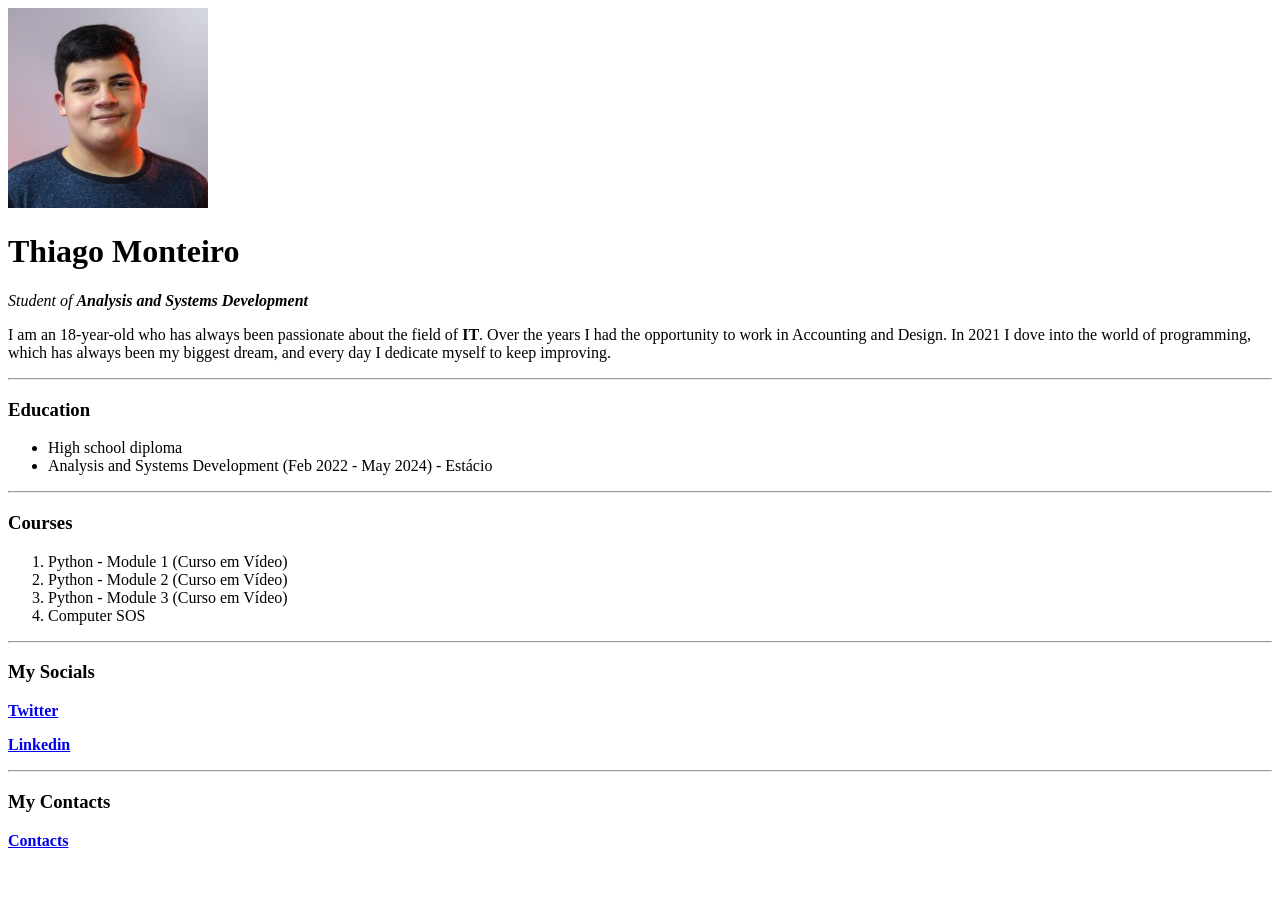
<file: Day_41/HTML - Personal Site/index.html>
<!DOCTYPE html>
<html lang="en">
<head>
    <meta charset="UTF-8">
    <meta name="viewport" content="width=device-width, initial-scale=1.0">
    <title>Thiago Monteiro</title>
</head>
<body>
<img src="images/image.jpg" alt="Thiago profile picture">
    <h1>Thiago Monteiro</h1>
    <p><em>Student of <strong>Analysis and Systems Development</strong></em></p>
    <p>I am an 18-year-old who has always been passionate about the field of <strong>IT</strong>. Over the years I
        had the opportunity to work in Accounting and Design. In 2021 I dove into the world of programming,
        which has always been my biggest dream, and every day I dedicate myself to keep improving.</p>
    <hr size="2">
    <h3>Education</h3>
    <ul>
        <li>High school diploma</li>
        <li>Analysis and Systems Development (Feb 2022 - May 2024) - Estácio</li>
    </ul>
    <hr size="2">
    <h3>Courses</h3>
    <ol>
        <li>Python - Module 1 (Curso em Vídeo)</li>
        <li>Python - Module 2 (Curso em Vídeo)</li>
        <li>Python - Module 3 (Curso em Vídeo)</li>
        <li>Computer SOS</li>
    </ol>
    <hr size="2">
    <h3>My Socials</h3>
    <p><a href="https://twitter.com/thiagocruz_05"><strong>Twitter</strong></a></p>
    <p><a href="https://www.linkedin.com/in/thiago-monteiro-7286b2226/"><strong>Linkedin</strong></a></p>
    <hr size="2">
    <h3>My Contacts</h3>
    <a href="contatos.html"><strong>Contacts</strong></a>

</body>
</html>
</file>
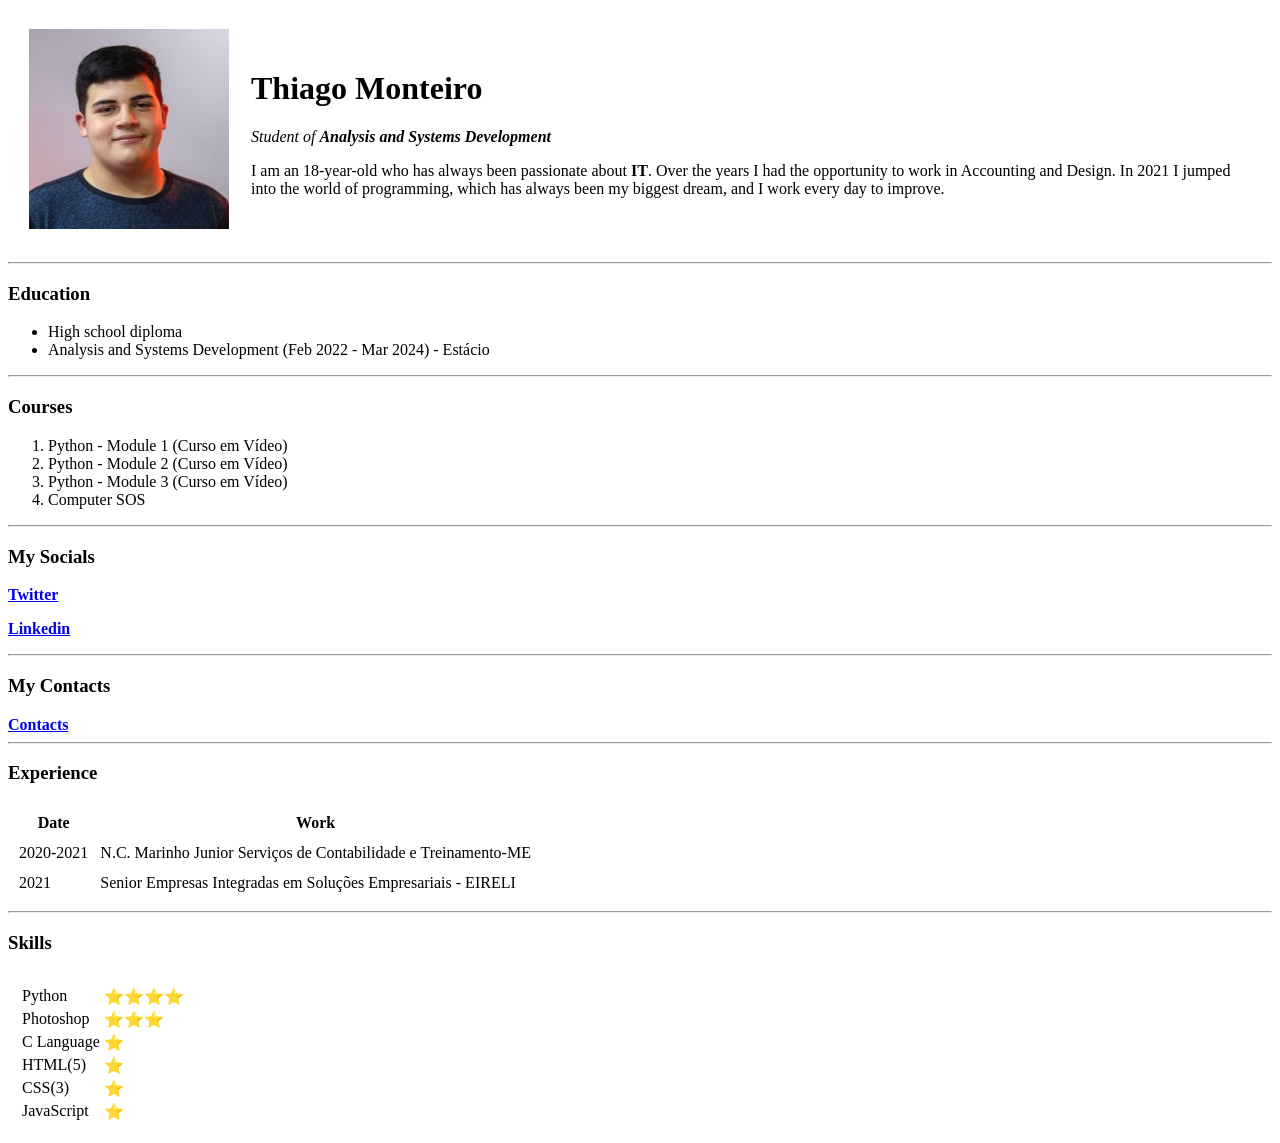
<file: Day_43/HTML - Personal Site/index.html>
<!DOCTYPE html>
<html lang="en">
<head>
    <meta charset="UTF-8">
    <meta name="viewport" content="width=device-width, initial-scale=1.0">
    <title>Thiago Monteiro</title>
</head>
<body>
    <table cellspacing="20">
        <tr>
            <td><img src="images/image.jpg" alt="Thiago profile picture"></td>
            <td><h1>Thiago Monteiro</h1>
            <p><em>Student of <strong>Analysis and Systems Development</strong></em></p>
            <p>I am an 18-year-old who has always been passionate about <strong>IT</strong>. Over the years I
            had the opportunity to work in Accounting and Design. In 2021 I jumped into the world
            of programming, which has always been my biggest dream, and I work every day to improve.</p></td>
        </tr>
    </table>
    <hr size="2">
    <h3>Education</h3>
    <ul>
        <li>High school diploma</li>
        <li>Analysis and Systems Development (Feb 2022 - Mar 2024) - Estácio</li>
    </ul>
    <hr size="2">
    <h3>Courses</h3>
    <ol>
        <li>Python - Module 1 (Curso em Vídeo)</li>
        <li>Python - Module 2 (Curso em Vídeo)</li>
        <li>Python - Module 3 (Curso em Vídeo)</li>
        <li>Computer SOS</li>
    </ol>
    <hr size="2">
    <h3>My Socials</h3>
    <p><a href="https://twitter.com/thiagocruz_05"><strong>Twitter</strong></a></p>
    <p><a href="https://www.linkedin.com/in/thiago-monteiro-7286b2226/"><strong>Linkedin</strong></a></p>
    <hr size="2">
    <h3>My Contacts</h3>
    <a href="contatos.html"><strong>Contacts</strong></a>
    <hr size="2">
    <h3>Experience</h3>
    <table cellspacing="10">
        <thead>
            <tr>
                <th>Date</th>
                <th>Work</th>
            </tr>
        </thead>
        <tbody>
            <tr>
                <td>2020-2021</td>
                <td>N.C. Marinho Junior Serviços de Contabilidade e Treinamento-ME</td>
            </tr>
            <tr>
                <td>2021</td>
                <td>Senior Empresas Integradas em Soluções Empresariais - EIRELI</td>
            </tr>
        </tbody>
    </table>
    <hr size="2">
    <h3>Skills</h3>
    <table cellspacing="10">
        <tr>
            <td>
                <table>
                    <tr>
                        <td>Python</td>
                        <td>⭐⭐⭐⭐</td>
                    </tr>
                    <tr>
                        <td>Photoshop</td>
                        <td>⭐⭐⭐</td>
                    </tr>
                    <tr>
                        <td>C Language</td>
                        <td>⭐</td>
                    </tr>
                    <tr>
                        <td>HTML(5)</td>
                        <td>⭐</td>
                    </tr>
                    <tr>
                        <td>CSS(3)</td>
                        <td>⭐</td>
                    </tr>
                    <tr>
                        <td>JavaScript</td>
                        <td>⭐</td>
                    </tr>
                </table>
            </td>
        </tr>
    </table>

</body>
</html>
</file>
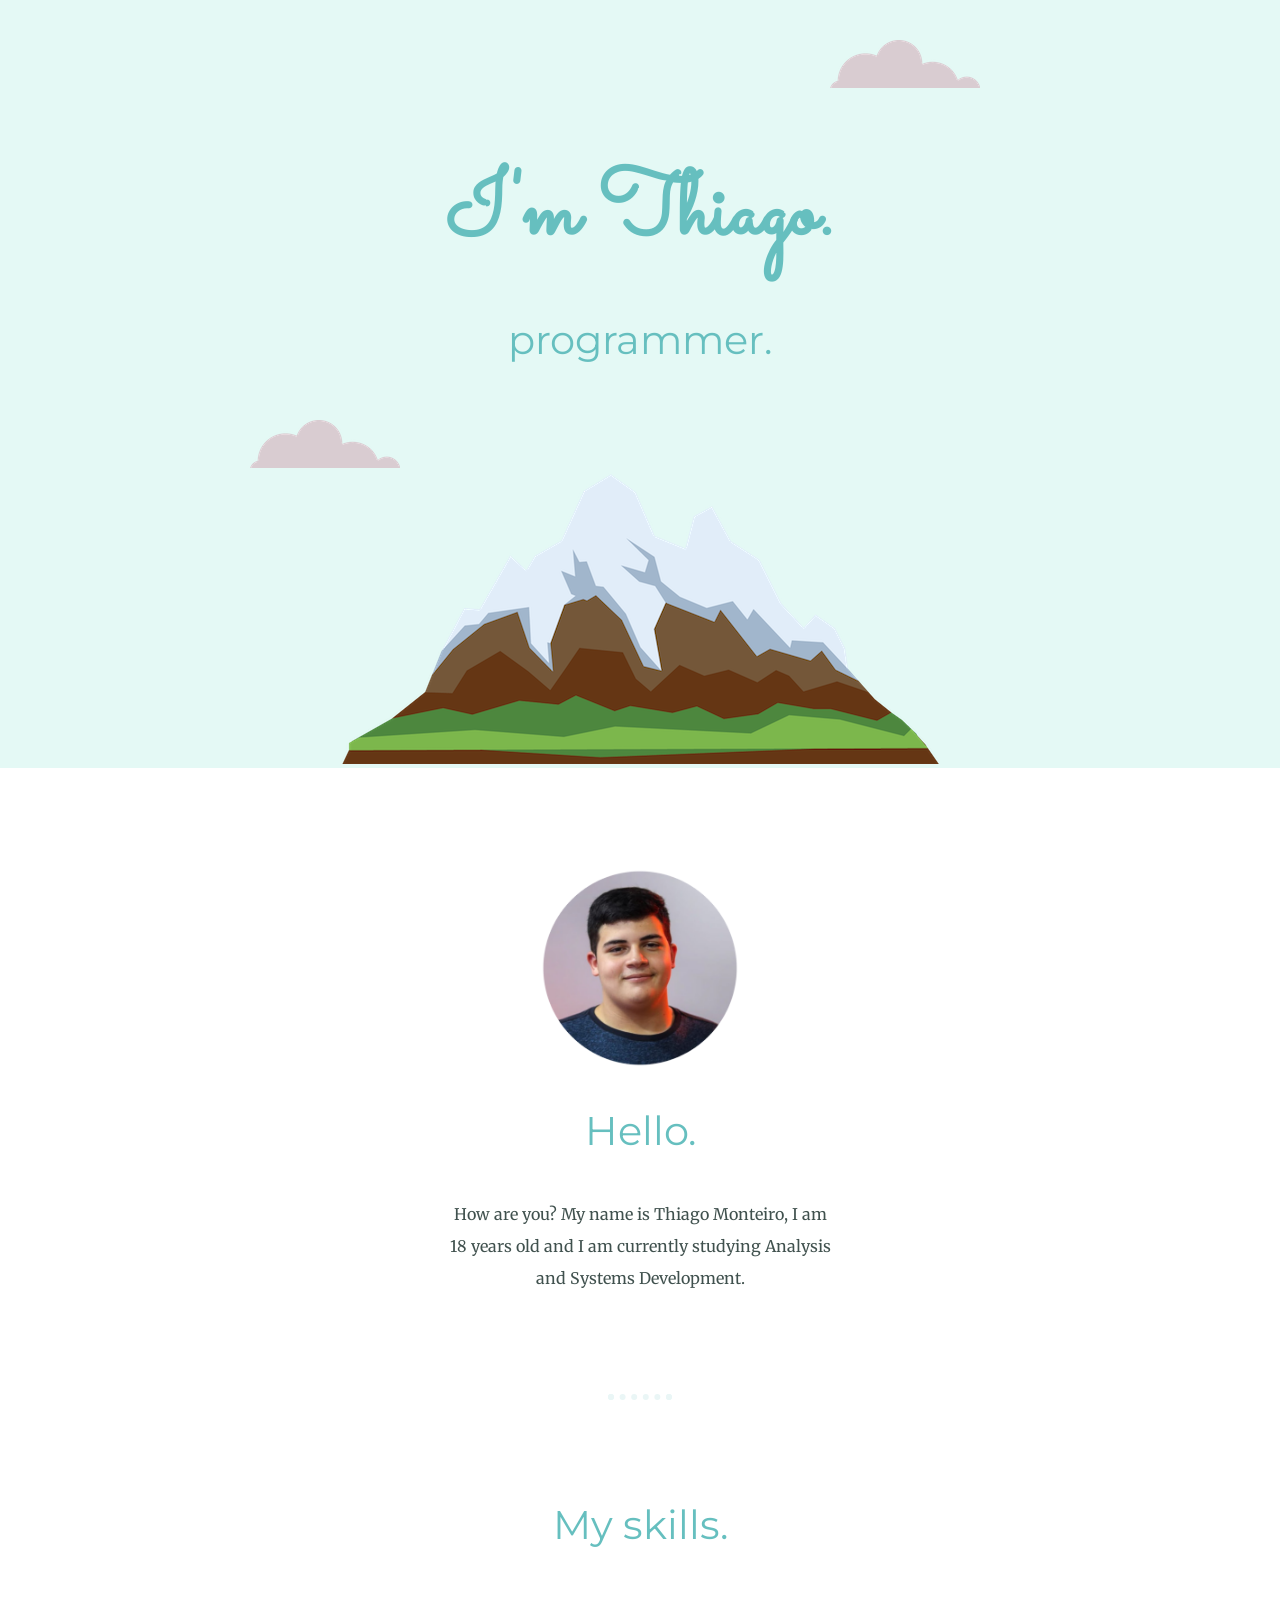
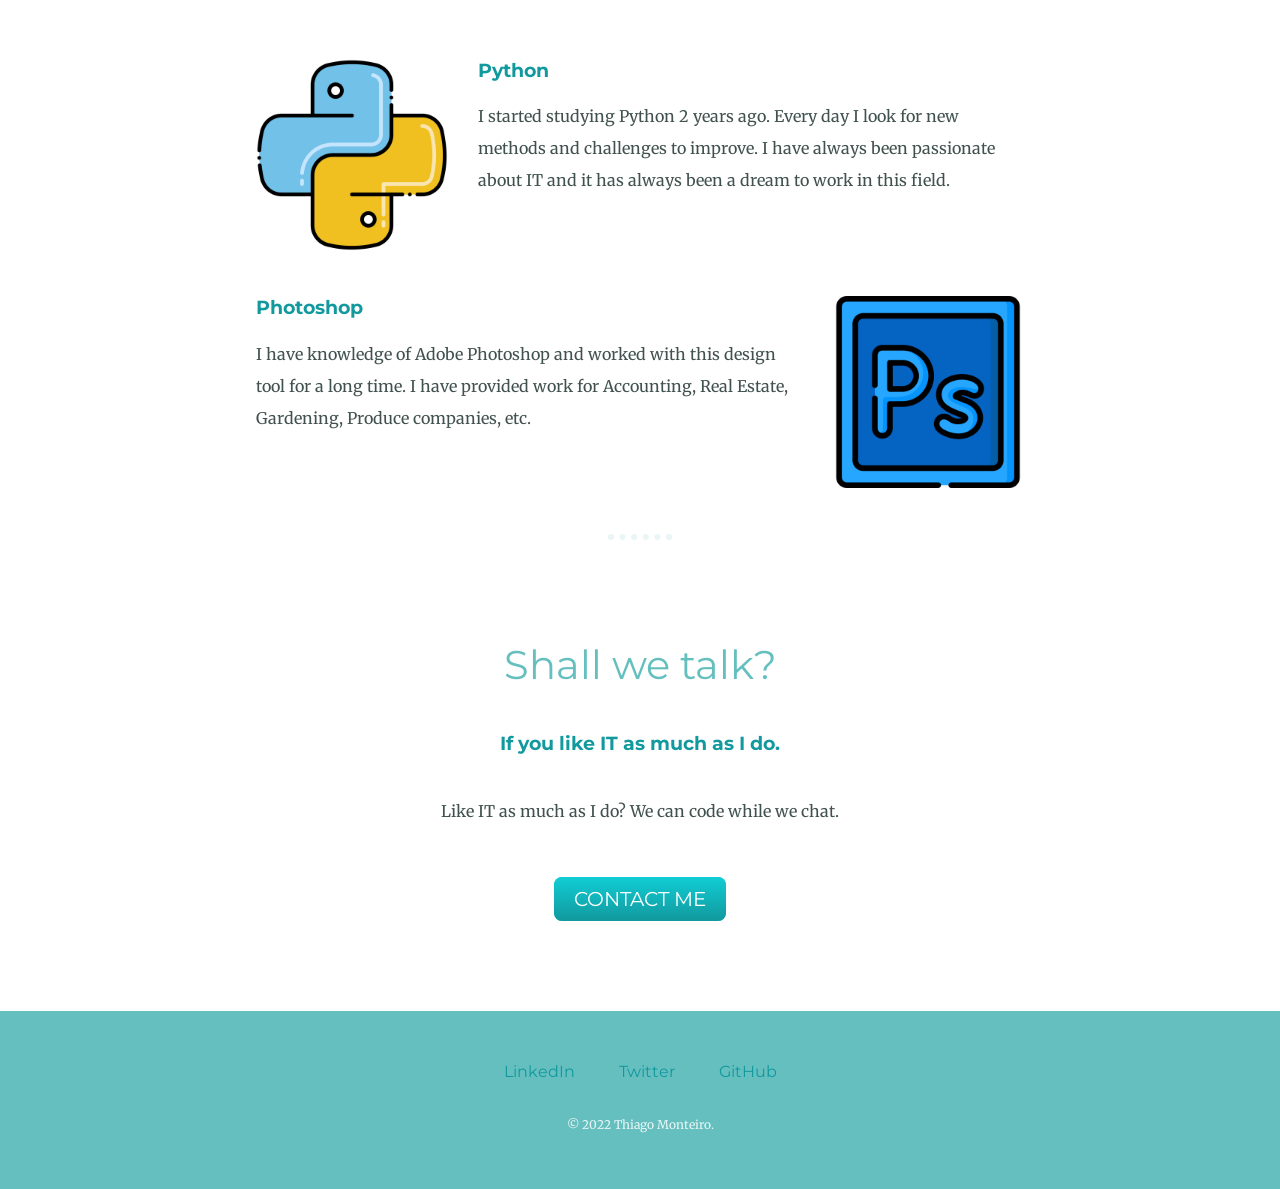
<file: Day_44/CSS - My Site/index.html>
<!DOCTYPE html>
<html lang="en">

<head>
  <meta charset="utf-8">
  <meta name="viewport" content="width=device-width, initial-scale=1.0">
  <title>Thiago Monteiro</title>
  <link rel="stylesheet" href="css/styles.css">
  <link href="https://fonts.googleapis.com/css?family=Merriweather|Montserrat|Sacramento" rel="stylesheet">
  <link rel="icon" href="favicon.ico">
</head>

<body>
  <div class="top-container">
    <img class="top-cloud" src="images/cloud.png" alt="cloud">
    <div class="title-text">
      <h1>I'm Thiago.</h1>
      <h2>programmer.</h2>
    </div>
    <img class="bottom-cloud" src="images/cloud.png" alt="cloud">
    <img class="mountain" src="images/mountain.png" alt="mountain-img">
  </div>

  <div class="middle-container">
    <div class="profile">
      <img src="images/image-my.png" alt="thiago-profile-img" height="200px">
      <h2>Hello.</h2>
      <p class="intro">How are you? My name is Thiago Monteiro, I am 18 years old and I am currently studying Analysis and Systems Development.</p>
    </div>
    <hr>
    <div class="skills">
      <h2>My skills.</h2>
      <div class="skill-row">
        <img class="code-img" src="images/pitao.png" alt="python-img">

        <h3>Python</h3>
        <p>I started studying Python 2 years ago. Every day I look for new methods and challenges to improve. I have always been passionate about IT and it has always been a dream to work in this field.</p>

      </div>
      <div class="skill-row">
        <img class="chilli-img" src="images/adobe-photoshop.png" alt="photoshop-icon-img">

        <h3>Photoshop</h3>
        <p>I have knowledge of Adobe Photoshop and worked with this design tool for a long time. I have provided work for Accounting, Real Estate, Gardening, Produce companies, etc.</p>

      </div>
    </div>
    <hr>
    <div class="contact-me">
      <h2>Shall we talk?</h2>
      <h3>If you like IT as much as I do.</h3>
      <p class="contact-message">Like IT as much as I do? We can code while we chat.</p>
      <a class="btn" href="mailto:name@gmail.com">CONTACT ME</a>
    </div>
  </div>


  <div class="bottom-container">
    <a class="footer-link" href="https://www.linkedin.com/in/thiago-monteiro-7286b2226/">LinkedIn</a>
    <a class="footer-link" href="https://twitter.com/thiagocruz_05">Twitter</a>
    <a class="footer-link" href="https://github.com/ThiMonteiro">GitHub</a>
    <p class="copyright">© 2022 Thiago Monteiro.</p>
  </div>
</body>

</html>
</file>
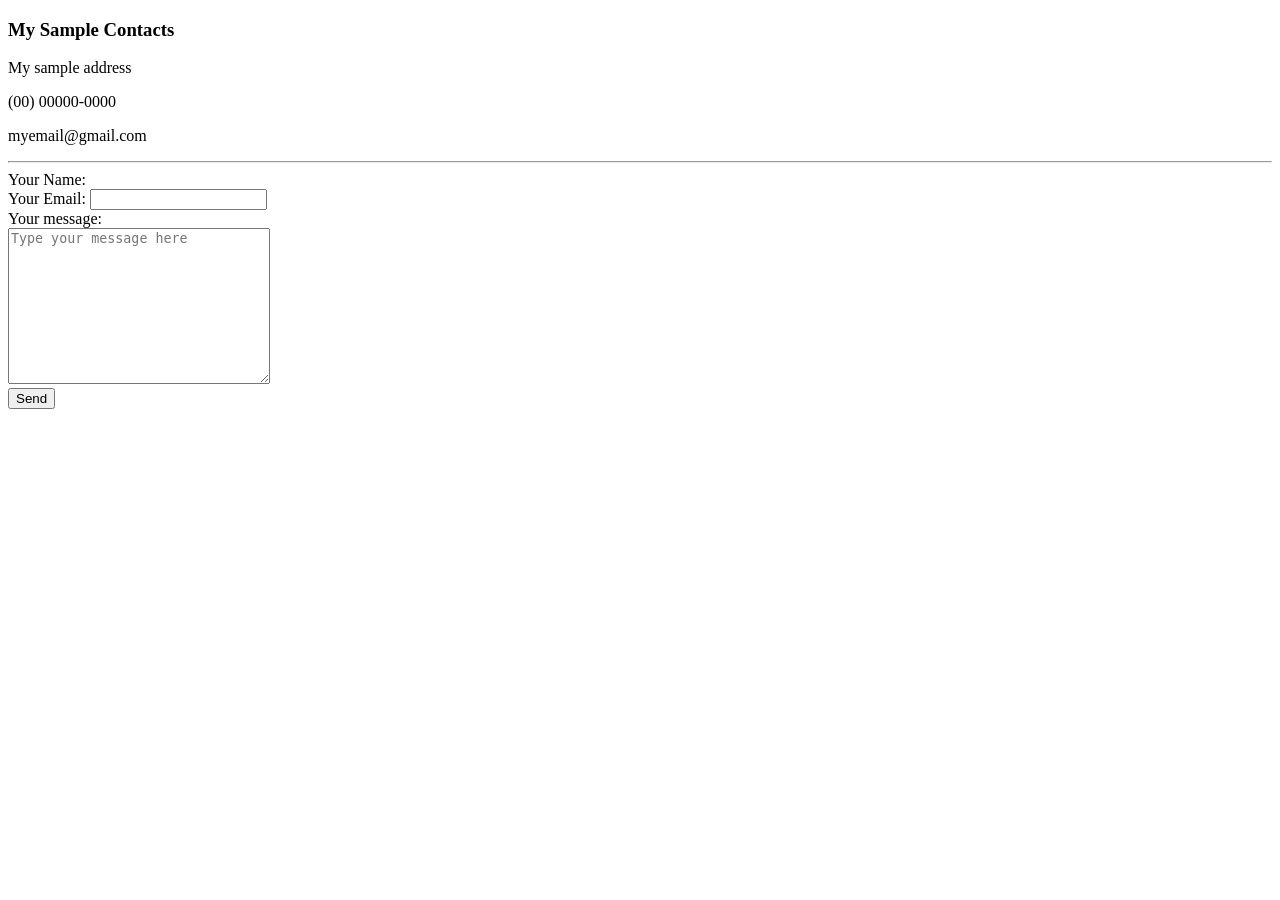
<file: Day_42/contatos.html>
<!DOCTYPE html>
<html lang="en">
<head>
    <meta charset="UTF-8">
    <meta name="viewport" content="width=device-width, initial-scale=1.0">
    <title>My Contacts</title>
</head>
<body>
    <h3>My Sample Contacts</h3>
    <p>My sample address</p>
    <p>(00) 00000-0000</p>
    <p>myemail@gmail.com</p>
    <hr size="2">
    <form action="mailto:info@thiagomonteiro.com" method="post" enctype="text/plain">
        <label>Your Name:</label>
        <label type="text" name="YourName" value=""><br>
        <label for="your-email">Your Email:</label>
        <input type="email" id="your-email" name="YourEmail" value=""><br>
        <label for="your-message">Your message:</label><br>
        <textarea id="your-message" name="YourMessage" rows="10" cols="30" placeholder="Type your message here"></textarea><br>
        <input type="submit" value="Send">
    </form>
</body>
</html>
</file>
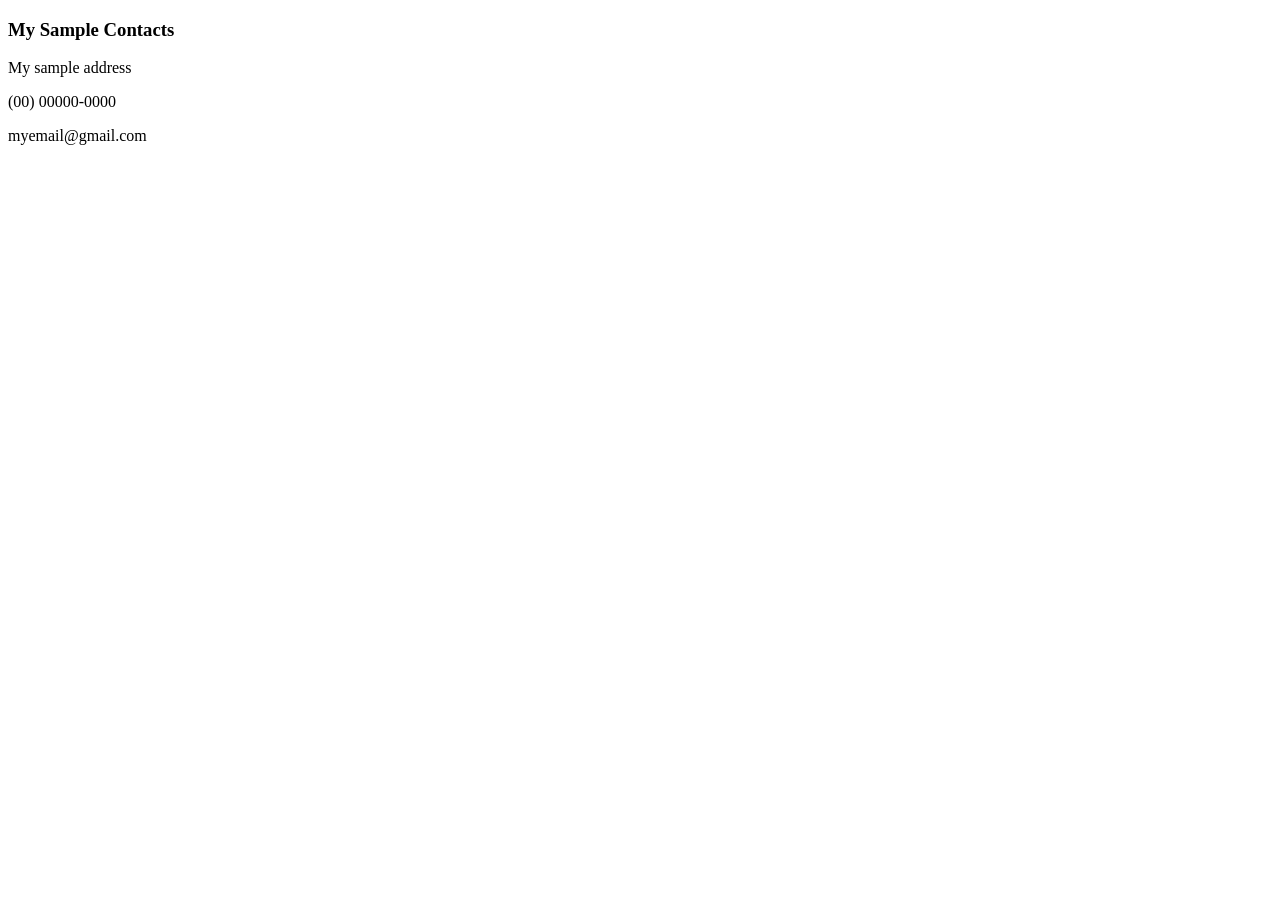
<file: Day_41/HTML - Personal Site/contatos.html>
<!DOCTYPE html>
<html lang="en">
<head>
    <meta charset="UTF-8">
    <meta name="viewport" content="width=device-width, initial-scale=1.0">
    <title>My Contacts</title>
</head>
<body>
    <h3>My Sample Contacts</h3>
    <p>My sample address</p>
    <p>(00) 00000-0000</p>
    <p>myemail@gmail.com</p>
</body>
</html>
</file>
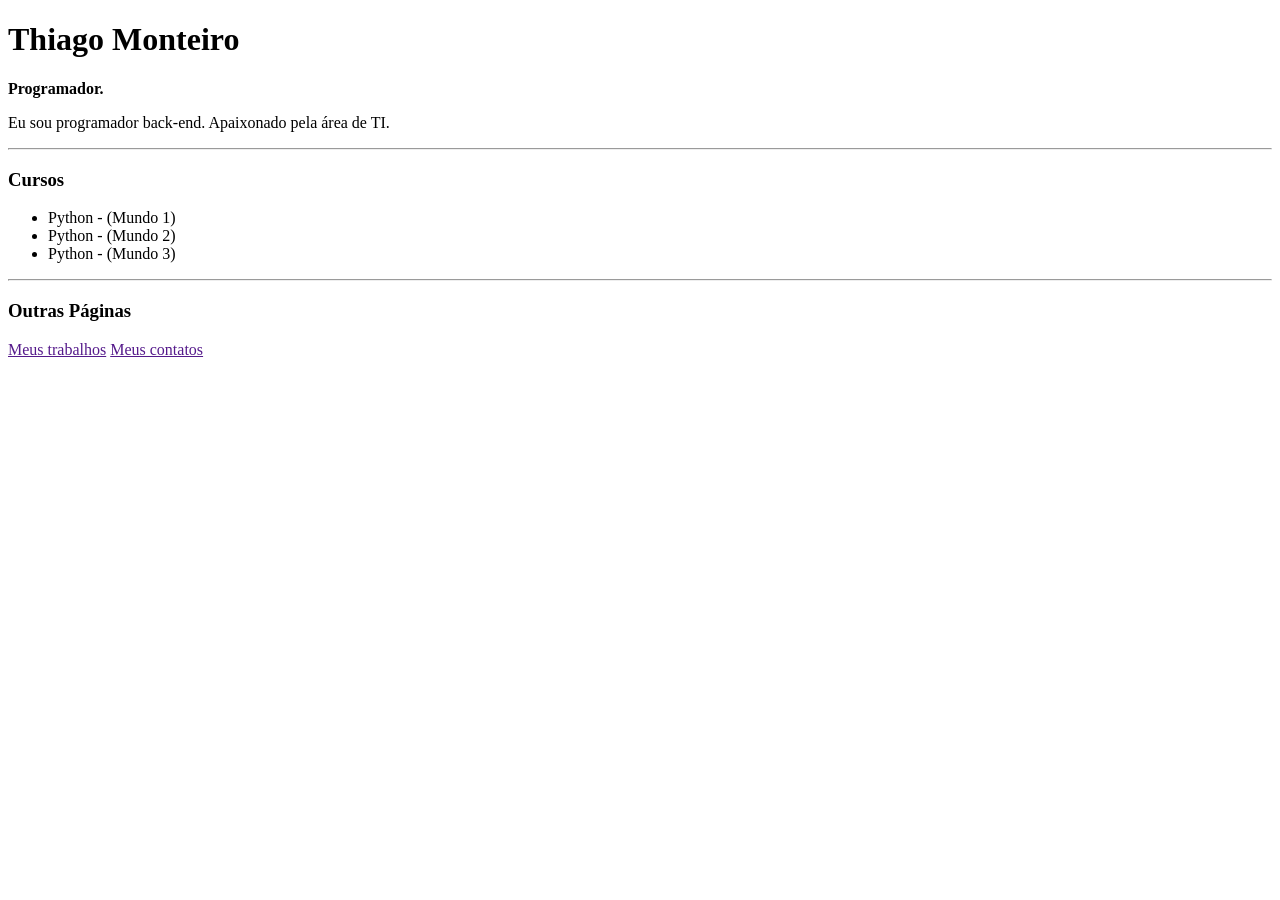
<file: Day_45/bs4/website.html>
<!DOCTYPE html>
<html lang="en">

<head>
	<meta charset="utf-8">
    <meta name="viewport" content="width=device-width, initial-scale=1.0">
	<title>ThiagoPersonal Site</title>
</head>

<body>
	<h1 id="name">Thiago Monteiro</h1>
	<p><strong>Programador.</strong></p>
	<p>Eu sou programador back-end. Apaixonado pela área de TI.</p>
	<hr>
	<h3 class="heading">Cursos</h3>
	<ul>
		<li>Python - (Mundo 1)</li>
		<li>Python - (Mundo 2)</li>
		<li>Python - (Mundo 3)</li>
	</ul>
	<hr>
	<h3 class="heading">Outras Páginas</h3>
	<a href="">Meus trabalhos</a>
	<a href="">Meus contatos</a>
</body>

</html>
</file>
<file: Day_44/CSS - My Site/css/styles.css>
body {
  color: #40514E;
  margin: 0;
  text-align: center;
  font-family: 'Merriweather', serif;
}

h1 {
  color: #66BFBF;
  font-size: 5.625rem;
  margin: 50px auto 0 auto;
  font-family: 'Sacramento', cursive;
}

h2 {
  color: #66BFBF;
  font-family: 'Montserrat', sans-serif;
  font-size: 2.5rem;
  font-weight: normal;
  padding-bottom: 10px;
}

h3 {
  color: #11999E;
  font-family: 'Montserrat', sans-serif;
}

p {
  line-height: 2;
}

hr {
  border: dotted #EAF6F6 6px;
  border-bottom: none;
  width: 4%;
  margin: 100px auto;
}

a{
  color: #11999E;
  font-family: 'Montserrat', sans-serif;
  margin: 10px 20px;
  text-decoration: none;
}

a:hover {
  color: #EAF6F6;
}

.top-container {
  background-color: #E4F9F5;
  position: relative;
  padding-top: 100px;
}

.middle-container {
  margin: 100px 0;
}

.bottom-container {
  background-color: #66BFBF;
  padding: 50px 0 20px;
}

.skill-row {
  width: 60%;
  margin: 100px auto 100px auto;
  text-align: left;
}


.intro {
  width: 30%;
  margin: auto;
}

.contact-message {
  width: 40%;
  margin: 40px auto 60px;
}

.copyright {
  color: #EAF6F6;
  font-size: 0.75rem;
  padding: 20px 0;
}

.top-cloud {
  position: absolute;
  right: 300px;
  top: 40px;
}

.bottom-cloud {
  position: absolute;
  left: 250px;
  bottom: 300px;
}

.code-img {
  width: 25%;
  float: left;
  margin-right: 30px;
}

.chilli-img {
  width: 25%;
  float: right;
  margin-left: 30px;
}

.btn {
  background: #11cdd4;
  background-image: -webkit-linear-gradient(top, #11cdd4, #11999e);
  background-image: -moz-linear-gradient(top, #11cdd4, #11999e);
  background-image: -ms-linear-gradient(top, #11cdd4, #11999e);
  background-image: -o-linear-gradient(top, #11cdd4, #11999e);
  background-image: linear-gradient(to bottom, #11cdd4, #11999e);
  -webkit-border-radius: 8;
  -moz-border-radius: 8;
  border-radius: 8px;
  font-family: 'Montserrat', sans-serif;
  color: #ffffff;
  font-size: 20px;
  padding: 10px 20px 10px 20px;
  text-decoration: none;
}

.btn:hover {
  background: #30e3cb;
  background-image: -webkit-linear-gradient(top, #30e3cb, #2bc4ad);
  background-image: -moz-linear-gradient(top, #30e3cb, #2bc4ad);
  background-image: -ms-linear-gradient(top, #30e3cb, #2bc4ad);
  background-image: -o-linear-gradient(top, #30e3cb, #2bc4ad);
  background-image: linear-gradient(to bottom, #30e3cb, #2bc4ad);
  text-decoration: none;
}
</file>
